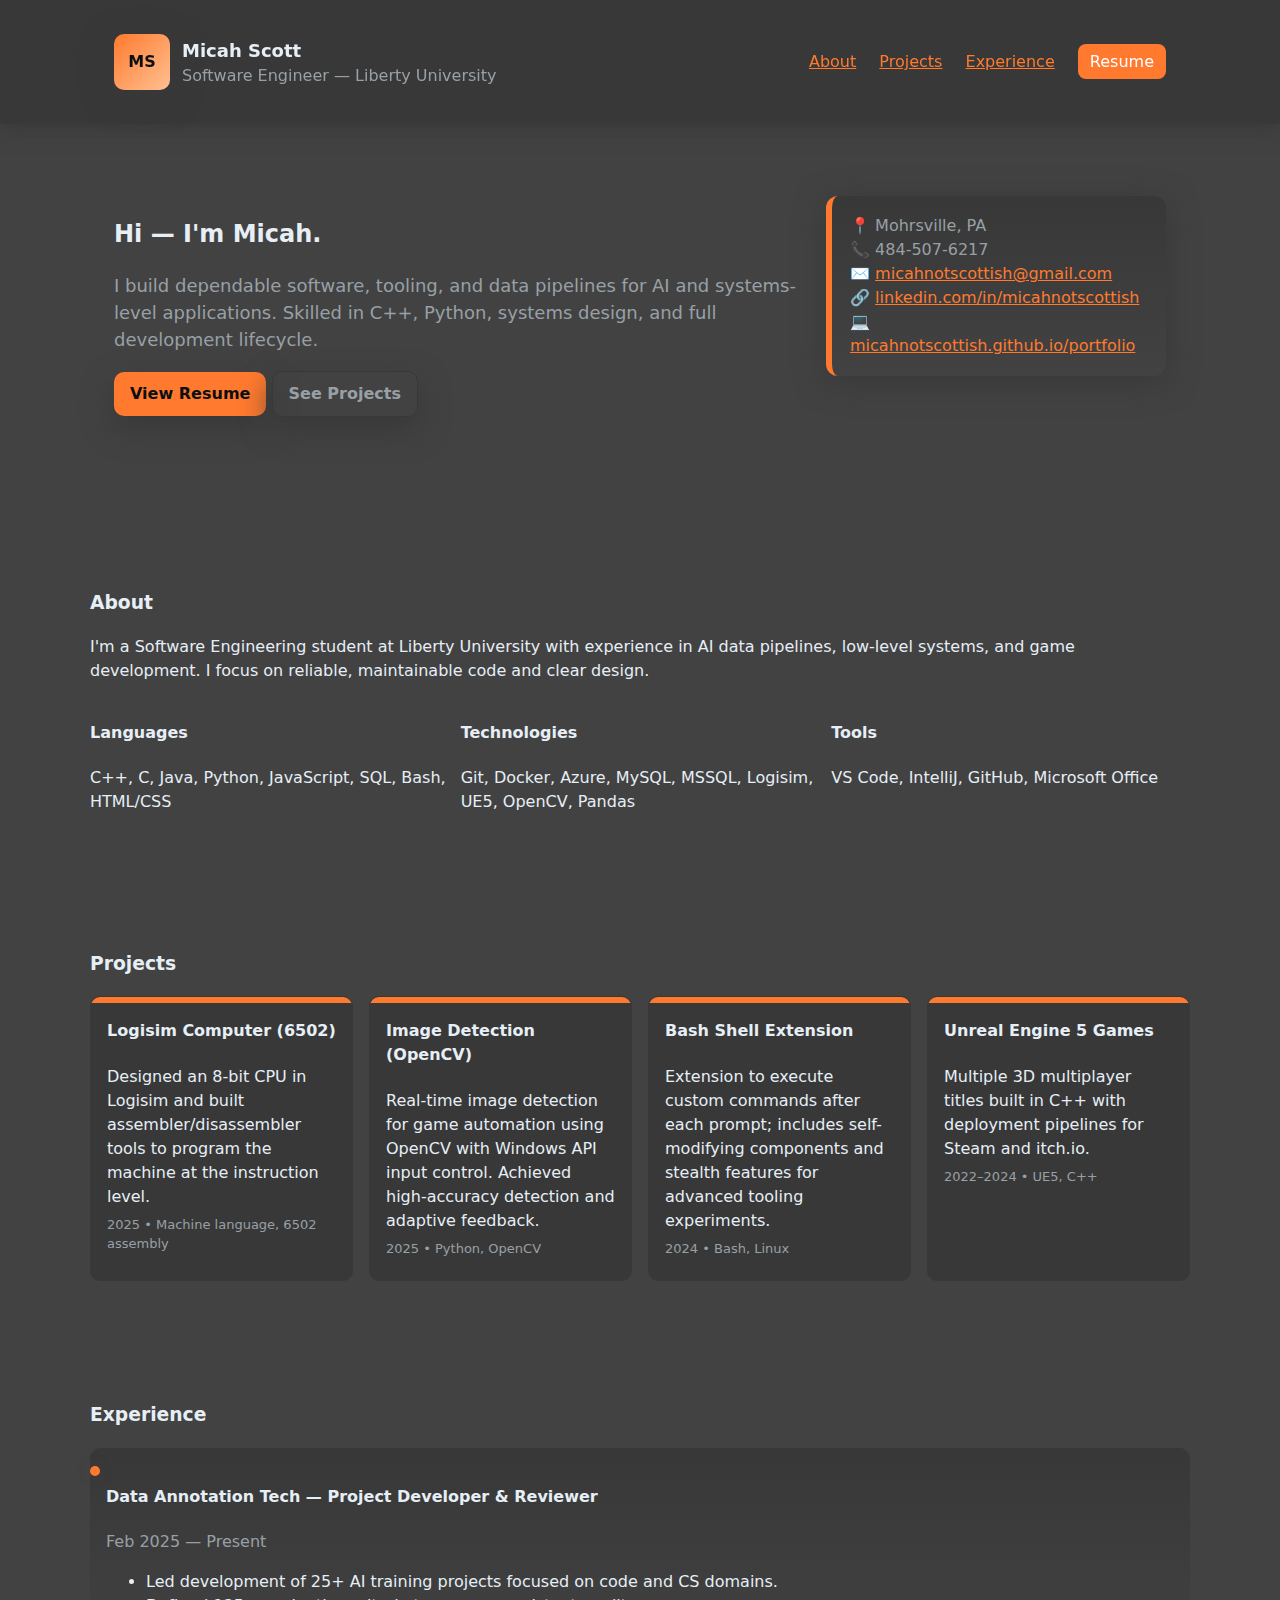
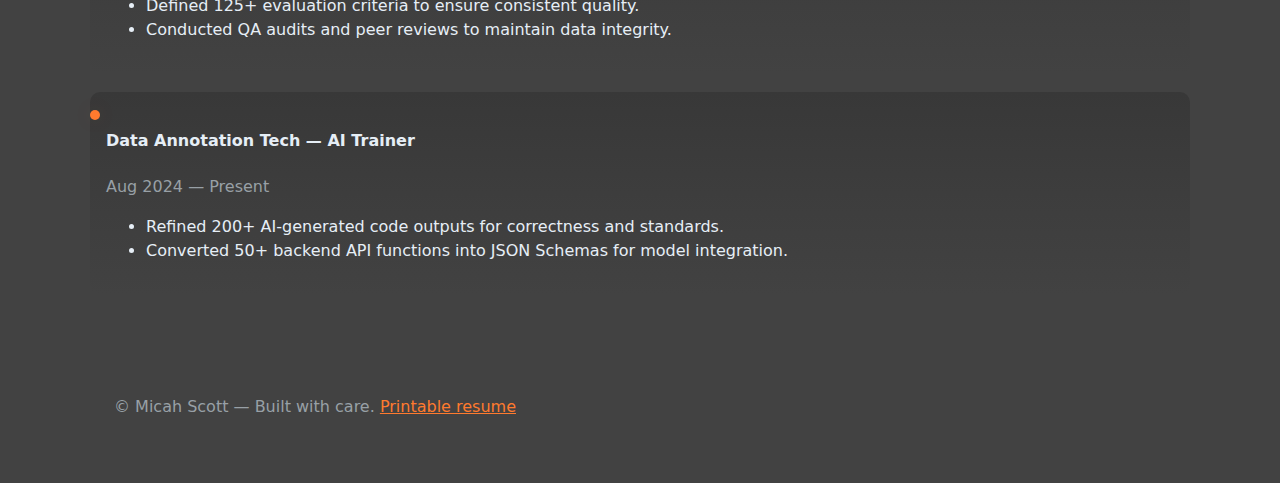
<file: index.html>
<!doctype html>
<html lang="en">
  <head>
    <meta charset="utf-8" />
    <meta name="viewport" content="width=device-width,initial-scale=1" />
    <title>Micah Scott — Software Engineer</title>
    <link rel="stylesheet" href="css/styles.css">
    <link rel="icon" href="data:;base64,iVBORw0KGgo=">
  </head>
  <body>
    <header class="site-header">
      <div class="container header-inner">
        <div class="brand">
          <div class="avatar">MS</div>
          <div>
            <h1>Micah Scott</h1>
            <p class="muted">Software Engineer — Liberty University</p>
          </div>
        </div>
        <nav class="nav">
          <a href="#about">About</a>
          <a href="#projects">Projects</a>
          <a href="#experience">Experience</a>
          <a href="resume.html" class="cta">Resume</a>
        </nav>
      </div>
    </header>

    <main>
      <section class="hero">
        <div class="container">
          <div class="hero-grid">
            <div>
              <h2>Hi — I'm Micah.</h2>
              <p class="lead">I build dependable software, tooling, and data pipelines for AI and systems-level applications. Skilled in C++, Python, systems design, and full development lifecycle.</p>
              <p class="actions">
                <a href="resume.html" class="btn">View Resume</a>
                <a href="#projects" class="btn ghost">See Projects</a>
              </p>
            </div>
            <div class="contact-card">
              <ul class="contact-list">
                <li>📍 Mohrsville, PA</li>
                <li>📞 484-507-6217</li>
                <li>✉️ <a href="mailto:micahnotscottish@gmail.com">micahnotscottish@gmail.com</a></li>
                <li>🔗 <a href="https://linkedin.com/in/micahnotscottish">linkedin.com/in/micahnotscottish</a></li>
                <li>💻 <a href="https://micahnotscottish.github.io/portfolio">micahnotscottish.github.io/portfolio</a></li>
              </ul>
            </div>
          </div>
        </div>
      </section>

      <section id="about" class="container section">
        <h3>About</h3>
        <p>I'm a Software Engineering student at Liberty University with experience in AI data pipelines, low-level systems, and game development. I focus on reliable, maintainable code and clear design.</p>

        <div class="skill-grid">
          <div>
            <h4>Languages</h4>
            <p>C++, C, Java, Python, JavaScript, SQL, Bash, HTML/CSS</p>
          </div>
          <div>
            <h4>Technologies</h4>
            <p>Git, Docker, Azure, MySQL, MSSQL, Logisim, UE5, OpenCV, Pandas</p>
          </div>
          <div>
            <h4>Tools</h4>
            <p>VS Code, IntelliJ, GitHub, Microsoft Office</p>
          </div>
        </div>
      </section>

      <section id="projects" class="container section">
        <h3>Projects</h3>
        <div class="cards">
          <article class="card">
            <h4>Logisim Computer (6502)</h4>
            <p>Designed an 8-bit CPU in Logisim and built assembler/disassembler tools to program the machine at the instruction level.</p>
            <p class="meta">2025 • Machine language, 6502 assembly</p>
          </article>

          <article class="card">
            <h4>Image Detection (OpenCV)</h4>
            <p>Real-time image detection for game automation using OpenCV with Windows API input control. Achieved high-accuracy detection and adaptive feedback.</p>
            <p class="meta">2025 • Python, OpenCV</p>
          </article>

          <article class="card">
            <h4>Bash Shell Extension</h4>
            <p>Extension to execute custom commands after each prompt; includes self-modifying components and stealth features for advanced tooling experiments.</p>
            <p class="meta">2024 • Bash, Linux</p>
          </article>

          <article class="card">
            <h4>Unreal Engine 5 Games</h4>
            <p>Multiple 3D multiplayer titles built in C++ with deployment pipelines for Steam and itch.io.</p>
            <p class="meta">2022–2024 • UE5, C++</p>
          </article>
        </div>
      </section>

      <section id="experience" class="container section">
        <h3>Experience</h3>
        <div class="timeline">
          <div class="timeline-item">
            <h4>Data Annotation Tech — Project Developer & Reviewer</h4>
            <span class="date">Feb 2025 — Present</span>
            <ul>
              <li>Led development of 25+ AI training projects focused on code and CS domains.</li>
              <li>Defined 125+ evaluation criteria to ensure consistent quality.</li>
              <li>Conducted QA audits and peer reviews to maintain data integrity.</li>
            </ul>
          </div>

          <div class="timeline-item">
            <h4>Data Annotation Tech — AI Trainer</h4>
            <span class="date">Aug 2024 — Present</span>
            <ul>
              <li>Refined 200+ AI-generated code outputs for correctness and standards.</li>
              <li>Converted 50+ backend API functions into JSON Schemas for model integration.</li>
            </ul>
          </div>
        </div>
      </section>
    </main>

    <footer class="site-footer">
      <div class="container footer-inner">
        <p>© Micah Scott — Built with care. <a href="resume.html">Printable resume</a></p>
      </div>
    </footer>

    <script src="js/main.js"></script>
  </body>
</html>
</file>
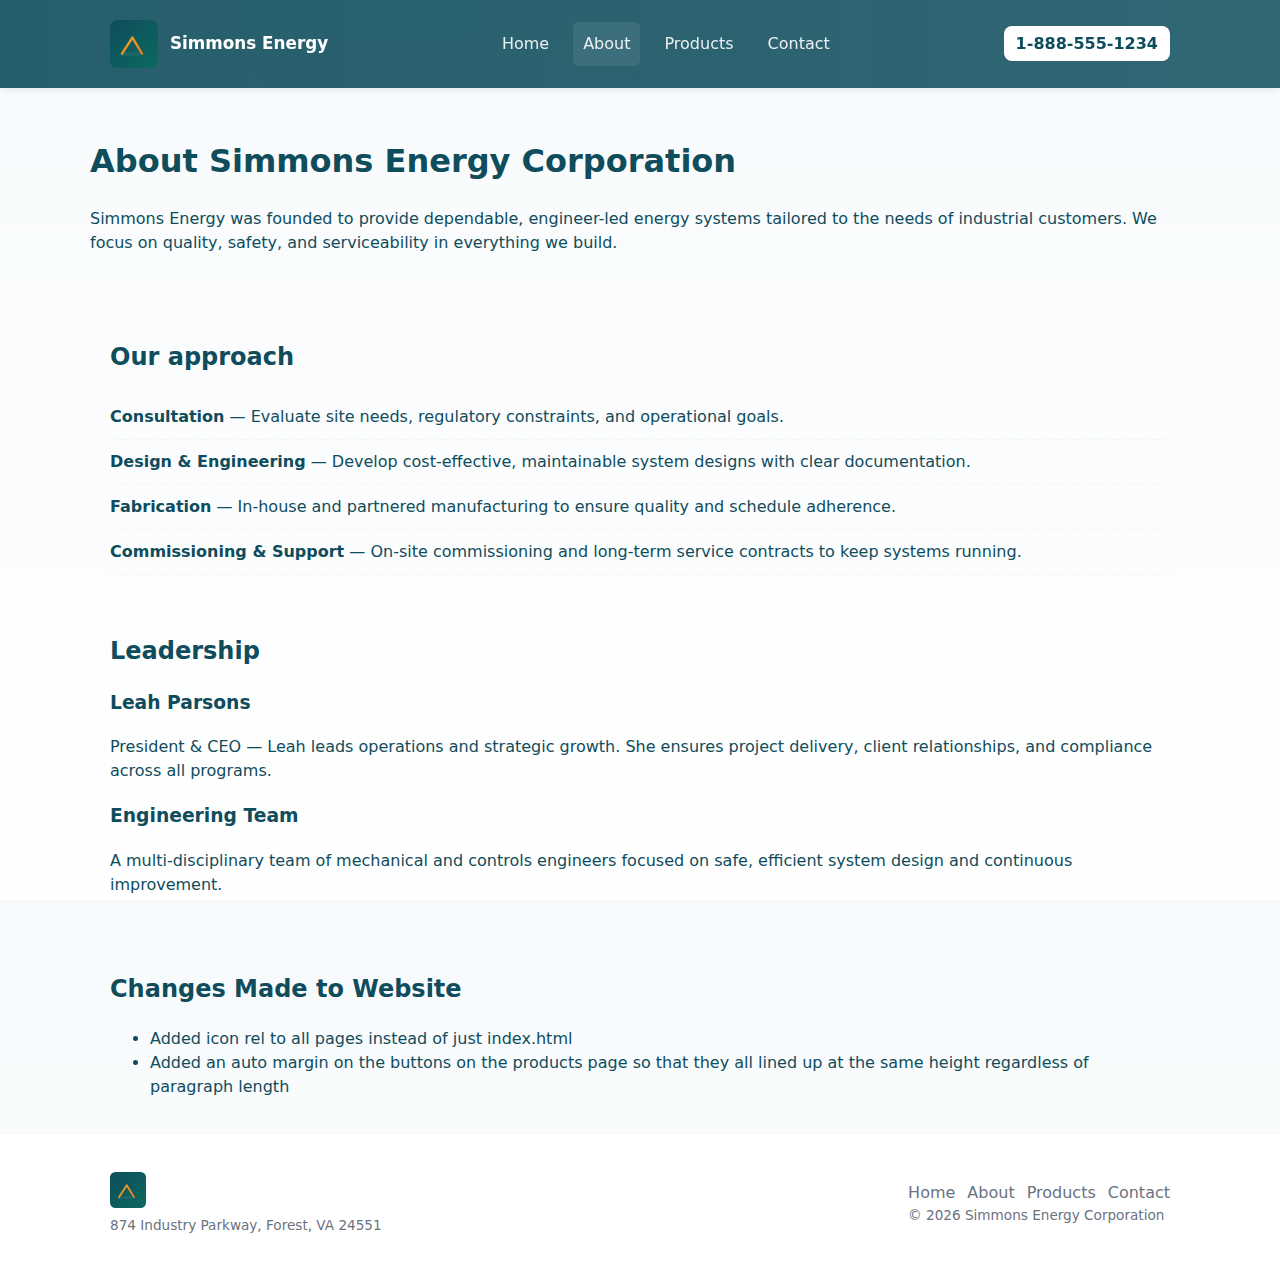
<file: about.html>
<!doctype html>
<html lang="en">
<head>
  <meta charset="utf-8" />
  <meta name="viewport" content="width=device-width,initial-scale=1" />
  <title>About — Simmons Energy Corporation</title>
  <link rel="stylesheet" href="style.css" />
  <link rel="icon" href="logo.svg" type="image/svg+xml" />
</head>
<body>
  <header class="site-header">
    <div class="container header-inner">
      <a class="brand" href="index.html" aria-label="Simmons Energy home">
        <img src="logo.svg" alt="logo" class="logo" />
        <span class="brand-text">Simmons Energy</span>
      </a>
      <nav class="main-nav" aria-label="Primary">
        <a href="index.html" class="nav-link">Home</a>
        <a href="about.html" class="nav-link current">About</a>
        <a href="products.html" class="nav-link">Products</a>
        <a href="contact.html" class="nav-link">Contact</a>
      </nav>
      <div class="header-contact">
        <a href="tel:1-888-555-1234" class="phone">1-888-555-1234</a>
      </div>
    </div>
  </header>

  <main>
    <section class="container page-intro">
      <h1>About Simmons Energy Corporation</h1>
      <p>Simmons Energy was founded to provide dependable, engineer-led energy systems tailored to the needs of industrial customers. We focus on quality, safety, and serviceability in everything we build.</p>
    </section>

    <section class="container timeline">
      <h2>Our approach</h2>
      <ul class="approach-list">
        <li><strong>Consultation</strong> — Evaluate site needs, regulatory constraints, and operational goals.</li>
        <li><strong>Design & Engineering</strong> — Develop cost-effective, maintainable system designs with clear documentation.</li>
        <li><strong>Fabrication</strong> — In-house and partnered manufacturing to ensure quality and schedule adherence.</li>
        <li><strong>Commissioning & Support</strong> — On-site commissioning and long-term service contracts to keep systems running.</li>
      </ul>
    </section>

    <section class="container leadership">
      <h2>Leadership</h2>
      <div class="grid-2">
        <div class="leader-card">
          <h3>Leah Parsons</h3>
          <p>President & CEO — Leah leads operations and strategic growth. She ensures project delivery, client relationships, and compliance across all programs.</p>
        </div>
        <div class="leader-card">
          <h3>Engineering Team</h3>
          <p>A multi-disciplinary team of mechanical and controls engineers focused on safe, efficient system design and continuous improvement.</p>
        </div>
      </div>
    </section>

        <section class="container leadership">
      <h2>Changes Made to Website</h2>
      <div class="grid-2">
        <div class="leader-card">
            <ul>
                <li>Added icon rel to all pages instead of just index.html</li>
                <li>Added an auto margin on the buttons on the products page so that they all lined up at the same height regardless of paragraph length</li>
            </ul>
        </div>
      </div>
    </section>
  </main>

  <footer class="site-footer">
    <div class="container footer-inner">
      <div class="footer-left">
        <img src="logo.svg" alt="" class="footer-logo" />
        <div class="small">874 Industry Parkway, Forest, VA 24551</div>
      </div>
      <div class="footer-right">
        <nav class="footer-nav" aria-label="Footer">
          <a href="index.html">Home</a>
          <a href="about.html">About</a>
          <a href="products.html">Products</a>
          <a href="contact.html">Contact</a>
        </nav>
        <div class="small">© <span id="year2"></span> Simmons Energy Corporation</div>
      </div>
    </div>
  </footer>

  <script>document.getElementById('year2').textContent = new Date().getFullYear();</script>
</body>
</html>
</file>
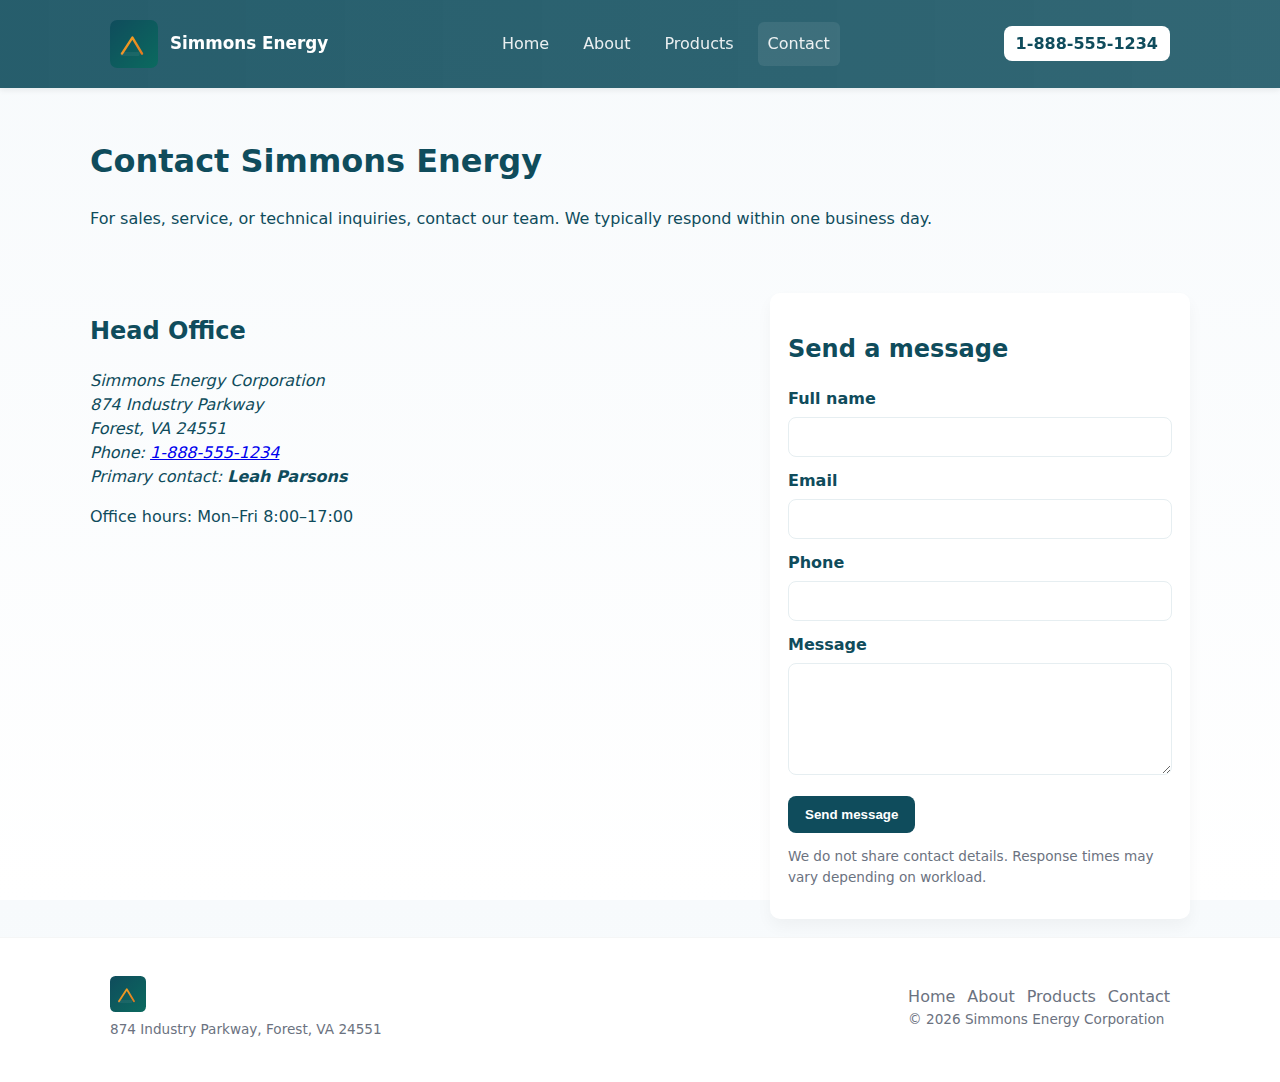
<file: contact.html>
<!doctype html>
<html lang="en">
<head>
  <meta charset="utf-8" />
  <meta name="viewport" content="width=device-width,initial-scale=1" />
  <title>Contact — Simmons Energy Corporation</title>
  <link rel="stylesheet" href="style.css" />
  <link rel="icon" href="logo.svg" type="image/svg+xml" />
</head>
<body>
  <header class="site-header">
    <div class="container header-inner">
      <a class="brand" href="index.html" aria-label="Simmons Energy home">
        <img src="logo.svg" alt="logo" class="logo" />
        <span class="brand-text">Simmons Energy</span>
      </a>
      <nav class="main-nav" aria-label="Primary">
        <a href="index.html" class="nav-link">Home</a>
        <a href="about.html" class="nav-link">About</a>
        <a href="products.html" class="nav-link">Products</a>
        <a href="contact.html" class="nav-link current">Contact</a>
      </nav>
      <div class="header-contact">
        <a href="tel:1-888-555-1234" class="phone">1-888-555-1234</a>
      </div>
    </div>
  </header>

  <main>
    <section class="container page-intro">
      <h1>Contact Simmons Energy</h1>
      <p>For sales, service, or technical inquiries, contact our team. We typically respond within one business day.</p>
    </section>

    <section class="container contact-grid">
      <div>
        <h2>Head Office</h2>
        <address>
          Simmons Energy Corporation<br />
          874 Industry Parkway<br />
          Forest, VA 24551<br />
          Phone: <a href="tel:1-888-555-1234">1-888-555-1234</a><br />
          Primary contact: <strong>Leah Parsons</strong>
        </address>
        <p>Office hours: Mon–Fri 8:00–17:00</p>
      </div>

      <div class="contact-form-card" aria-labelledby="contact-form-title">
        <h2 id="contact-form-title">Send a message</h2>
        <form id="contactForm" action="#" method="post" novalidate>
          <label for="name">Full name</label>
          <input id="name" name="name" type="text" required />

          <label for="email">Email</label>
          <input id="email" name="email" type="email" required />

          <label for="phone">Phone</label>
          <input id="phone" name="phone" type="tel" />

          <label for="message">Message</label>
          <textarea id="message" name="message" rows="5" required></textarea>

          <button type="submit" class="btn primary">Send message</button>
        </form>
        <p class="small">We do not share contact details. Response times may vary depending on workload.</p>
      </div>
    </section>
  </main>

  <footer class="site-footer">
    <div class="container footer-inner">
      <div class="footer-left">
        <img src="logo.svg" alt="" class="footer-logo" />
        <div class="small">874 Industry Parkway, Forest, VA 24551</div>
      </div>
      <div class="footer-right">
        <nav class="footer-nav" aria-label="Footer">
          <a href="index.html">Home</a>
          <a href="about.html">About</a>
          <a href="products.html">Products</a>
          <a href="contact.html">Contact</a>
        </nav>
        <div class="small">© <span id="year4"></span> Simmons Energy Corporation</div>
      </div>
    </div>
  </footer>

  <script>
    document.getElementById('year4').textContent = new Date().getFullYear();
    // Basic client-side validation + UX: show simple success message (no backend)
    const form = document.getElementById('contactForm');
    form.addEventListener('submit', (e) => {
      e.preventDefault();
      const btn = form.querySelector('button[type="submit"]');
      btn.disabled = true;
      btn.textContent = 'Sending...';
      setTimeout(() => {
        btn.textContent = 'Sent';
        form.reset();
      }, 800);
    });
  </script>
</body>
</html>
</file>
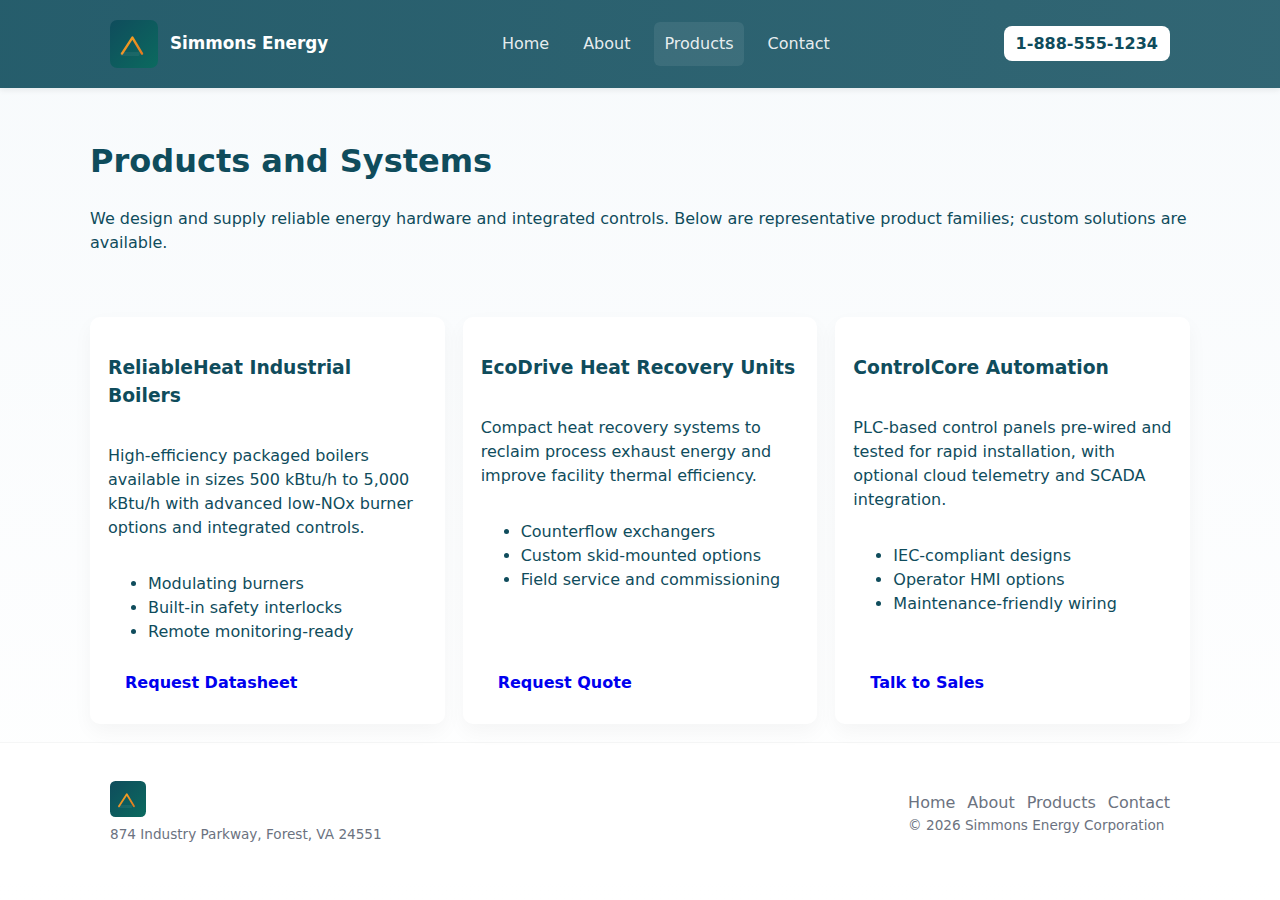
<file: products.html>
<!doctype html>
<html lang="en">
<head>
  <meta charset="utf-8" />
  <meta name="viewport" content="width=device-width,initial-scale=1" />
  <title>Products — Simmons Energy Corporation</title>
  <link rel="stylesheet" href="style.css" />
  <link rel="icon" href="logo.svg" type="image/svg+xml" />
</head>
<body>
  <header class="site-header">
    <div class="container header-inner">
      <a class="brand" href="index.html" aria-label="Simmons Energy home">
        <img src="logo.svg" alt="logo" class="logo" />
        <span class="brand-text">Simmons Energy</span>
      </a>
      <nav class="main-nav" aria-label="Primary">
        <a href="index.html" class="nav-link">Home</a>
        <a href="about.html" class="nav-link">About</a>
        <a href="products.html" class="nav-link current">Products</a>
        <a href="contact.html" class="nav-link">Contact</a>
      </nav>
      <div class="header-contact">
        <a href="tel:1-888-555-1234" class="phone">1-888-555-1234</a>
      </div>
    </div>
  </header>

  <main>
    <section class="container page-intro">
      <h1>Products and Systems</h1>
      <p>We design and supply reliable energy hardware and integrated controls. Below are representative product families; custom solutions are available.</p>
    </section>

    <section class="container product-grid">
      <article class="product-card">
        <h3>ReliableHeat Industrial Boilers</h3>
        <p>High-efficiency packaged boilers available in sizes 500 kBtu/h to 5,000 kBtu/h with advanced low-NOx burner options and integrated controls.</p>
        <ul>
          <li>Modulating burners</li>
          <li>Built-in safety interlocks</li>
          <li>Remote monitoring-ready</li>
        </ul>
        <a class="btn" href="contact.html">Request Datasheet</a>
      </article>

      <article class="product-card">
        <h3>EcoDrive Heat Recovery Units</h3>
        <p>Compact heat recovery systems to reclaim process exhaust energy and improve facility thermal efficiency.</p>
        <ul>
          <li>Counterflow exchangers</li>
          <li>Custom skid-mounted options</li>
          <li>Field service and commissioning</li>
        </ul>
        <a class="btn" href="contact.html">Request Quote</a>
      </article>

      <article class="product-card">
        <h3>ControlCore Automation</h3>
        <p> PLC-based control panels pre-wired and tested for rapid installation, with optional cloud telemetry and SCADA integration.</p>
        <ul>
          <li>IEC-compliant designs</li>
          <li>Operator HMI options</li>
          <li>Maintenance-friendly wiring</li>
        </ul>
        <a class="btn" href="contact.html">Talk to Sales</a>
      </article>
    </section>
  </main>

  <footer class="site-footer">
    <div class="container footer-inner">
      <div class="footer-left">
        <img src="logo.svg" alt="" class="footer-logo" />
        <div class="small">874 Industry Parkway, Forest, VA 24551</div>
      </div>
      <div class="footer-right">
        <nav class="footer-nav" aria-label="Footer">
          <a href="index.html">Home</a>
          <a href="about.html">About</a>
          <a href="products.html">Products</a>
          <a href="contact.html">Contact</a>
        </nav>
        <div class="small">© <span id="year3"></span> Simmons Energy Corporation</div>
      </div>
    </div>
  </footer>

  <script>document.getElementById('year3').textContent = new Date().getFullYear();</script>
</body>
</html>
</file>
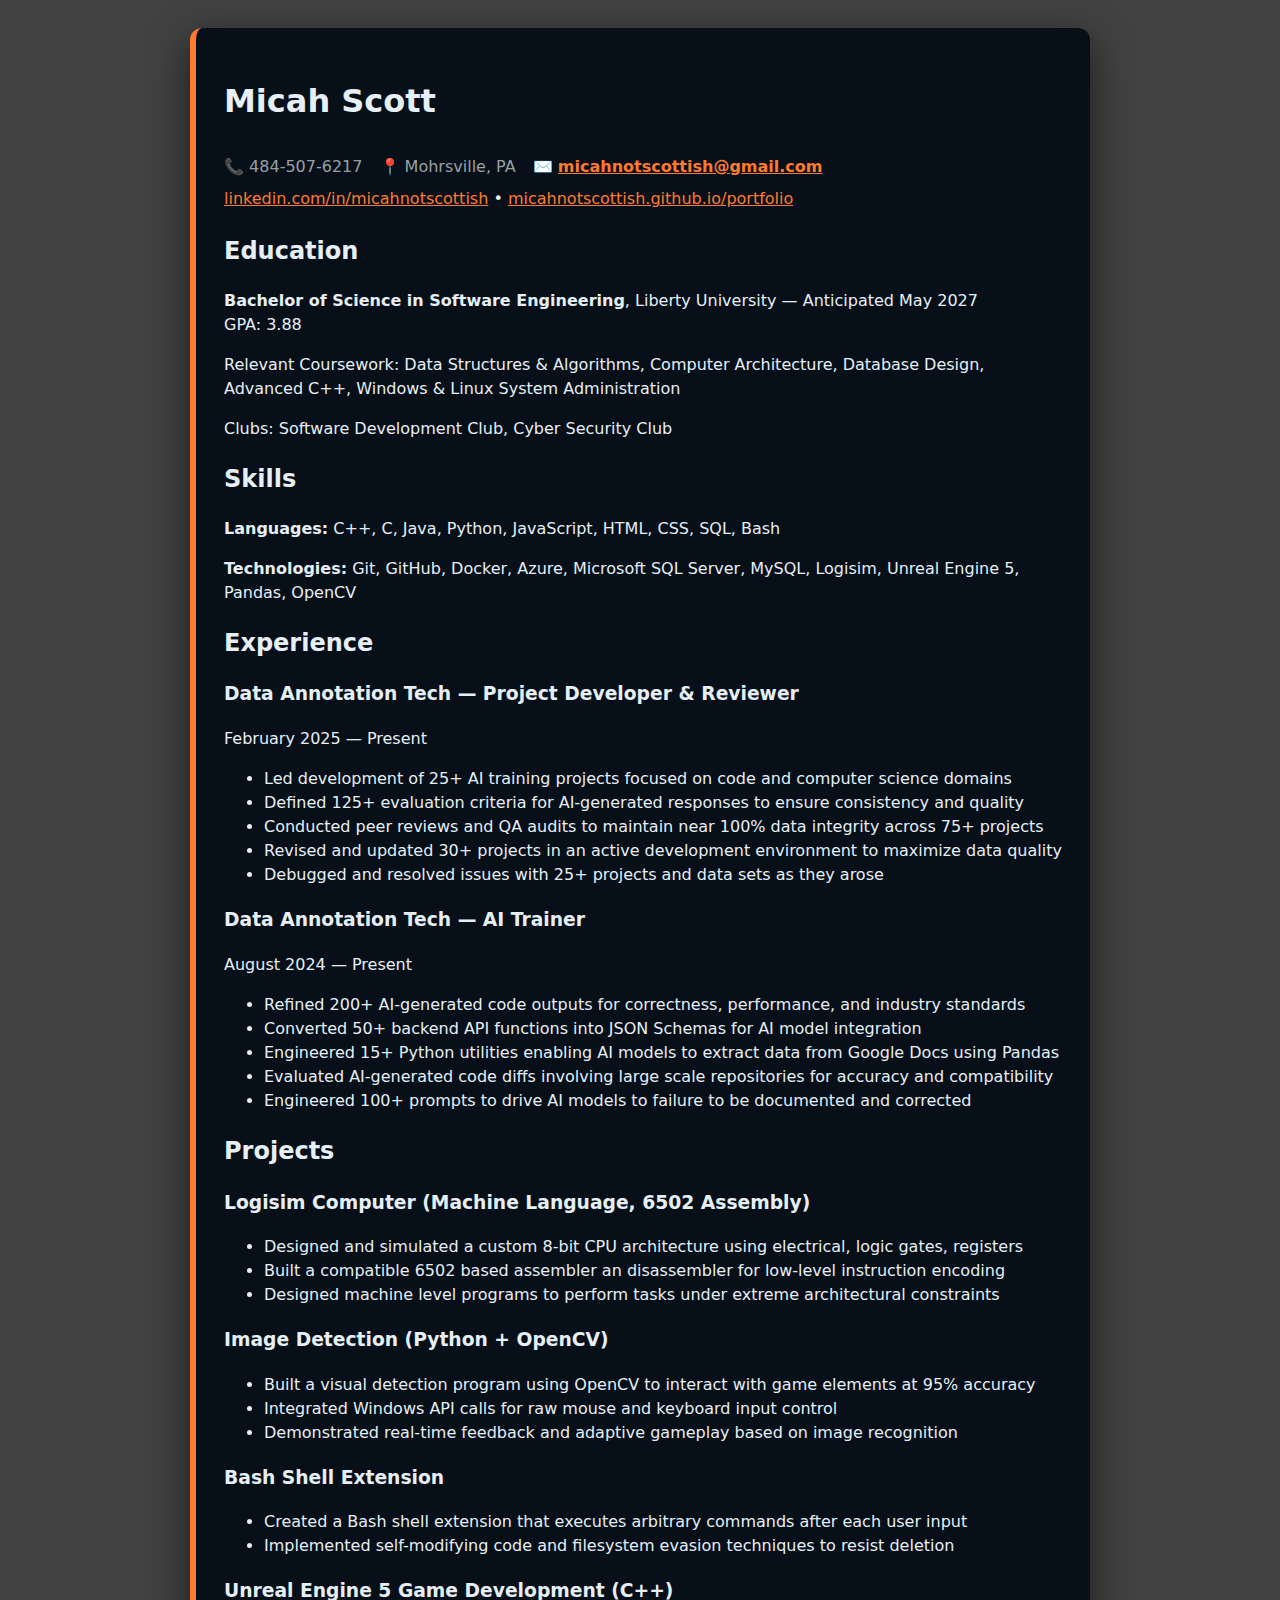
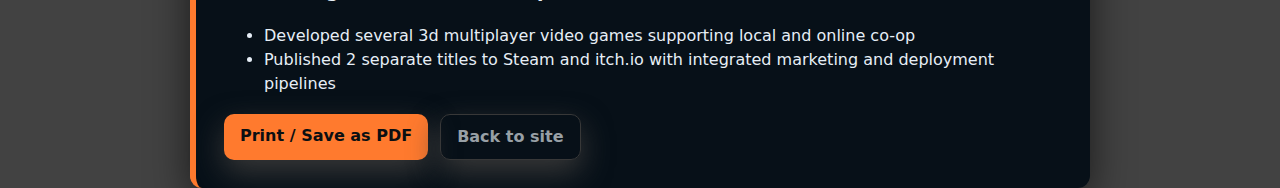
<file: resume.html>
<!doctype html>
<html lang="en">
  <head>
    <meta charset="utf-8" />
    <meta name="viewport" content="width=device-width,initial-scale=1" />
    <title>Micah Scott — Resume</title>
    <link rel="stylesheet" href="css/styles.css">
  </head>
  <body class="resume">
    <div class="container resume-sheet">
      <header class="resume-header">
        <h1>Micah Scott</h1>
        <div class="contact-inline">
          <span>📞 484-507-6217</span>
          <span>📍 Mohrsville, PA</span>
          <span>✉️ <a href="mailto:micahnotscottish@gmail.com">micahnotscottish@gmail.com</a></span>
        </div>
        <div class="links-inline">
          <a href="https://linkedin.com/in/micahnotscottish">linkedin.com/in/micahnotscottish</a> • <a href="https://micahnotscottish.github.io/portfolio">micahnotscottish.github.io/portfolio</a>
        </div>
      </header>

      <section>
        <h2>Education</h2>
        <p><strong>Bachelor of Science in Software Engineering</strong>, Liberty University — Anticipated May 2027<br>
        GPA: 3.88</p>
        <p>Relevant Coursework: Data Structures & Algorithms, Computer Architecture, Database Design, Advanced C++, Windows & Linux System Administration</p>
        <p>Clubs: Software Development Club, Cyber Security Club</p>
      </section>

      <section>
        <h2>Skills</h2>
        <p><strong>Languages:</strong> C++, C, Java, Python, JavaScript, HTML, CSS, SQL, Bash</p>
        <p><strong>Technologies:</strong> Git, GitHub, Docker, Azure, Microsoft SQL Server, MySQL, Logisim, Unreal Engine 5, Pandas, OpenCV</p>
      </section>

      <section>
        <h2>Experience</h2>
        <h3>Data Annotation Tech — Project Developer & Reviewer</h3>
        <span class="date">February 2025 — Present</span>
        <ul>
          <li>Led development of 25+ AI training projects focused on code and computer science domains</li>
          <li>Defined 125+ evaluation criteria for AI-generated responses to ensure consistency and quality</li>
          <li>Conducted peer reviews and QA audits to maintain near 100% data integrity across 75+ projects</li>
          <li>Revised and updated 30+ projects in an active development environment to maximize data quality</li>
          <li>Debugged and resolved issues with 25+ projects and data sets as they arose</li>
        </ul>

        <h3>Data Annotation Tech — AI Trainer</h3>
        <span class="date">August 2024 — Present</span>
        <ul>
          <li>Refined 200+ AI-generated code outputs for correctness, performance, and industry standards</li>
          <li>Converted 50+ backend API functions into JSON Schemas for AI model integration</li>
          <li>Engineered 15+ Python utilities enabling AI models to extract data from Google Docs using Pandas</li>
          <li>Evaluated AI-generated code diffs involving large scale repositories for accuracy and compatibility</li>
          <li>Engineered 100+ prompts to drive AI models to failure to be documented and corrected</li>
        </ul>
      </section>

      <section>
        <h2>Projects</h2>
        <h3>Logisim Computer (Machine Language, 6502 Assembly)</h3>
        <ul>
          <li>Designed and simulated a custom 8-bit CPU architecture using electrical, logic gates, registers</li>
          <li>Built a compatible 6502 based assembler an disassembler for low-level instruction encoding</li>
          <li>Designed machine level programs to perform tasks under extreme architectural constraints</li>
        </ul>

        <h3>Image Detection (Python + OpenCV)</h3>
        <ul>
          <li>Built a visual detection program using OpenCV to interact with game elements at 95% accuracy</li>
          <li>Integrated Windows API calls for raw mouse and keyboard input control</li>
          <li>Demonstrated real-time feedback and adaptive gameplay based on image recognition</li>
        </ul>

        <h3>Bash Shell Extension</h3>
        <ul>
          <li>Created a Bash shell extension that executes arbitrary commands after each user input</li>
          <li>Implemented self-modifying code and filesystem evasion techniques to resist deletion</li>
        </ul>

        <h3>Unreal Engine 5 Game Development (C++)</h3>
        <ul>
          <li>Developed several 3d multiplayer video games supporting local and online co-op</li>
          <li>Published 2 separate titles to Steam and itch.io with integrated marketing and deployment pipelines</li>
        </ul>
      </section>

      <footer class="print-actions">
        <a href="#" onclick="window.print();return false;" class="btn">Print / Save as PDF</a>
        <a href="index.html" class="btn ghost">Back to site</a>
      </footer>
    </div>
  </body>
</html>
</file>
<file: css/styles.css>
:root{
  --bg:#424242; /* near-black */
  --panel:#383838; /* deep panel */
  --muted:#98a0a6; /* soft gray for text */
  --accent:#ff7a2e; /* darker, richer orange */
  --accent-2:#ff7a2e; /* same orange for consistency */
  --glass: rgb(255, 0, 0);
  --max-width:1100px;
  --radius:12px;
  --mono: 'Segoe UI Mono', 'Courier New', monospace;
  --text:#e6eef6;
}
*{box-sizing:border-box}
html,body{height:100%}
.body-normal{background:var(--bg)}
.body-normal{background:var(--bg)}
body{margin:0;font-family:Inter,Segoe UI,system-ui,Segoe UI Emoji,Arial;background:var(--bg);color:var(--text);line-height:1.5}
.container{max-width:var(--max-width);margin:0 auto;padding:24px}

/* improve section separation */
.section{border-top:1px solid rgba(16,24,32,0.04);padding-top:28px;margin-top:28px}

/* Header */
.site-header{background: var(--panel); position:sticky;top:0;z-index:80;backdrop-filter:blur(6px);-webkit-backdrop-filter:blur(6px);box-shadow:0 4px 18px  var(--panel);padding:10px 0}
.header-inner{display:flex;align-items:center;justify-content:space-between;gap:12px}
.brand{display:flex;gap:12px;align-items:center}
.avatar{width:56px;height:56px;border-radius:10px;background:linear-gradient(135deg,var(--accent),#ffc092);display:flex;align-items:center;justify-content:center;font-weight:700;color:#0b0f12;box-shadow:0 8px 30px  var(--panel)}
.brand h1{margin:0;font-size:18px}
.muted{color:var(--muted);margin:0}
.nav a{color:var(--muted);text-decoration:none;margin-left:18px}
.nav .cta{background:var(--accent);color:#fff;padding:8px 12px;border-radius:8px;text-decoration:none;margin-left:18px}

/* Hero */
.hero{padding:48px 0}
.hero-grid{display:grid;grid-template-columns:1fr 340px;gap:28px;align-items:start}
.lead{color:var(--muted);font-size:18px}
.contact-card{background:linear-gradient(180deg, var(--panel), transparent);padding:18px;border-radius:12px;border-left:6px solid var(--accent);box-shadow:0 6px 30px var(--panel)}
.contact-list{list-style:none;padding:0;margin:0;color:var(--muted)}
.contact-list a{color:var(--accent);text-decoration:none}
/* copy buttons (phone/email) should appear like links and use accent color */
.contact-list button.copy{background:transparent;border:none;padding:0;color:var(--accent);font:inherit;cursor:pointer;text-decoration:underline}
.contact-list button.copy:hover{filter:brightness(1.06)}
.btn{background:var(--accent);color:#0b0f12;display:inline-block;padding:10px 16px;border-radius:10px;text-decoration:none;font-weight:700;box-shadow:0 12px 30px  var(--panel)}
.btn.ghost{background:transparent;border:1px solid  var(--panel);color:var(--muted)}

/* highlight pill */
.pill{display:inline-block;background:linear-gradient(90deg,var(--accent),var(--accent-2));color:#0b0f12;padding:6px 10px;border-radius:999px;font-weight:700;font-size:13px}

/* card stripe */
.card{position:relative;overflow:hidden;transition:transform .28s ease,box-shadow .28s ease}
.card:before{content:'';position:absolute;left:0;top:0;height:6px;width:100%;background:linear-gradient(90deg,var(--accent),var(--accent-2));display:block}
.card:hover{transform:translateY(-6px);box-shadow:0 22px 48px  var(--panel)}
.actions{margin-top:18px}

/* Sections */
.section{padding:36px 0}
.skill-grid{display:grid;grid-template-columns:repeat(3,1fr);gap:12px;margin-top:12px}
.cards{display:grid;grid-template-columns:repeat(auto-fit,minmax(240px,1fr));gap:16px;margin-top:12px}
.card{background:linear-gradient(180deg,  var(--panel), var(--panel));padding:16px;border-radius:10px;border:1px solid var(--panel)}
.meta{color:var(--muted);font-size:13px}
.card h4{margin-top:6px}
.card p{margin:6px 0}
html{scroll-padding-top:92px}

.project-detail h4{
  grid-column:1 / -1;
  margin:0 0 10px 0;
  font-size:1.05rem;
}
/* editable job summary under each experience item */
.job-summary{margin-top:12px;padding:12px;border-radius:8px;background:linear-gradient(180deg, var(--panel),transparent);border:1px solid  var(--panel);color:var(--text)}
.job-summary[contenteditable="true"]{outline:none;box-shadow:inset 0 0 0 1px  var(--panel)}

/* placeholder styling for empty editable summaries */
.job-summary:empty:before{content:attr(data-placeholder);color:rgba(255,255,255,0.28);font-style:italic}

.project-detail h4{
  grid-column:1 / -1;
  margin:0 0 10px 0;
  font-size:1.05rem;
}
/* project bullets */
.proj-bullets{
  margin:8px 0 0 0;
  padding:0 0 0 18px;
  list-style:disc;
  color:var(--text);
}

.proj-bullets::marker{color:var(--text)}
.project-form{display:grid;grid-template-columns:1fr 320px;gap:16px;margin-top:12px}
.project-form .controls{display:flex;flex-direction:column;gap:8px}
.project-previews{display:grid;grid-template-columns:repeat(auto-fit,minmax(260px,1fr));gap:12px;margin-top:12px}
.project-card{background:linear-gradient(180deg,#071018,#081520);padding:12px;border-radius:10px;border:1px solid  var(--panel)}

/* projects page: distinct sections */
.project-detail{margin-top:20px;padding:18px;border-radius:12px;background:linear-gradient(180deg,#061016,#07141b);border:1px solid  var(--panel);display:grid;grid-template-columns:2fr 1fr;gap:18px;align-items:start}
.project-detail + .project-detail{margin-top:28px}
.project-detail h4{grid-column:1/-1;margin:0 0 10px 0}
.project-detail h4{margin-top:0}
.project-detail .project-media{align-self:start}
.project-media video{display:block;width:100%;height:auto;border-radius:6px}
.project-left{gap:14px}

/* main projects heading */
.projects-main-title{font-size:34px;margin-bottom:6px;color:var(--accent)}
.projects-intro{color:var(--muted);margin-bottom:12px}

/* ensure all ordinary anchors (not buttons/CTA) use the accent consistently */
a:not(.btn):not(.cta){color:var(--accent);text-decoration:underline}
a:not(.btn):not(.cta):hover{filter:brightness(1.08)}

/* timeline marker */
.timeline-item{position:relative;padding-left:18px}
.timeline-item:after{content:'';position:absolute;left:0;top:18px;width:10px;height:10px;border-radius:50%;background:var(--accent);box-shadow:0 0 22px rgba(255,107,0,0.12)}

/* meta pill in cards */
.meta-pill{display:inline-block;background: var(--panel);color:var(--muted);padding:6px 8px;border-radius:999px;font-size:12px;margin-top:8px}

/* Timeline */
.timeline{display:flex;flex-direction:column;gap:18px}
.timeline-item{background:linear-gradient(180deg, var(--panel),transparent);padding:16px;border-radius:10px}
.timeline-item .date{display:block;color:var(--muted);margin-top:6px}

/* Footer */
.site-footer{padding:24px 0;color:var(--muted)}

/* Resume specific */
.resume .resume-sheet{background:linear-gradient(180deg,#071018,#071018);padding:28px;border-radius:12px;color:var(--text);border-left:6px solid var(--accent);box-shadow:0 12px 40px rgba(0,0,0,0.6)}
.resume-header{margin-bottom:22px}
.contact-inline .contact-text{color:var(--accent)}
.pdf-controls{margin-top:28px;display:flex;gap:10px}
.pdf-wrap .muted a{color:var(--accent)}
.resume-header{display:flex;flex-direction:column;gap:8px}
.contact-inline span{margin-right:12px;color:var(--muted)}
.links-inline a{color:var(--accent)}
.print-actions{display:flex;gap:12px;margin-top:18px}

/* footer link styling */
.footer-inner a{color:var(--accent);text-decoration:underline}

/* make sure resume email link gets accent */
.contact-inline a{color:var(--accent)}
.resume .contact-inline a{color:var(--accent);font-weight:600}

/* icons */
.icon{display:inline-flex;gap:8px;align-items:center;color:var(--muted)}
.icon svg{fill:var(--muted)}

/* reveal animations */
.reveal{opacity:0;transform:translateY(10px);transition:all 520ms cubic-bezier(.2,.9,.2,1)}
.reveal.visible{opacity:1;transform:none}

/* toast */
.toast-wrap{position:fixed;right:20px;bottom:20px;z-index:80}
.toast{background:#121416;color:#fff;padding:10px 14px;border-radius:8px;box-shadow:0 16px 40px rgba(0,0,0,0.6);margin-top:10px}

/* PDF viewer */
.pdf-section{margin-bottom:18px}
.pdf-controls{display:flex;gap:10px;align-items:center;margin-bottom:12px}
.pdf-wrap{background:var(--panel);padding:12px;border-radius:8px;border:1px solid rgba(16,24,32,0.06);box-shadow:0 6px 18px rgba(16,24,32,0.04);overflow:hidden}
.pdf-wrap embed{border-radius:6px;display:block}
.resume-sheet{max-width:900px;margin:28px auto}
.pdf-controls .btn{padding:8px 12px}

@media (max-width:900px){
  .hero-grid{grid-template-columns:1fr}
  .skill-grid{grid-template-columns:1fr}
  .header-inner{flex-direction:column;align-items:flex-start;gap:12px}
  .pdf-wrap embed{height:480px}
}
</file>
<file: style.css>
:root{
  --brand-1:#0f4c5c; /* deep teal */
  --brand-2:#f6a623; /* warm accent */
  --muted:#6b7280;
  --bg:#f7fafc;
  --card:#ffffff;
  --radius:10px;
  --max-width:1100px;
  --container-padding:20px;
  font-family:Inter, system-ui, -apple-system, "Segoe UI", Roboto, "Helvetica Neue", Arial;
  color: #0b1720;
  line-height:1.5;
}

*{box-sizing:border-box}
html,body{height:100%}
body{
  margin:0;
  background:linear-gradient(180deg,var(--bg),#ffffff);
  -webkit-font-smoothing:antialiased;
  -moz-osx-font-smoothing:grayscale;
  color:var(--brand-1);
}

.container{
  max-width:var(--max-width);
  margin:0 auto;
  padding:var(--container-padding);
}

/* Header */
.site-header{
  background:linear-gradient(90deg, rgba(15,76,92,0.9), rgba(15,76,92,0.85));
  color:#fff;
  position:sticky;
  top:0;
  z-index:20;
  box-shadow:0 2px 6px rgba(10,20,25,0.08);
}
.header-inner{
  display:flex;
  align-items:center;
  gap:16px;
  justify-content:space-between;
}
.brand{display:flex;align-items:center;text-decoration:none;color:inherit;gap:12px}
.logo{width:48px;height:auto;display:block}
.brand-text{font-weight:700;font-size:1.05rem}
.main-nav{display:flex;gap:14px}
.nav-link{color:rgba(255,255,255,0.9);text-decoration:none;padding:10px;border-radius:6px}
.nav-link.current, .nav-link:hover{background:rgba(255,255,255,0.08)}
.header-contact .phone{color:var(--brand-2);background:#fff;padding:8px 12px;border-radius:8px;text-decoration:none;font-weight:600;color:var(--brand-1)}

/* Hero */
.hero{
  padding:48px 0;
  background:linear-gradient(180deg, rgba(15,76,92,0.06), transparent);
}
.hero-inner{display:flex;flex-direction:column;gap:18px;text-align:left}
.hero h1{font-size:2rem;margin:0;color:var(--brand-1)}
.hero p{max-width:60ch;color:var(--muted);margin:0}
.cta-row{display:flex;gap:12px;margin-top:8px}
.btn{display:inline-block;padding:10px 16px;border-radius:8px;text-decoration:none;border:1px solid transparent;font-weight:600}
.btn.primary{background:var(--brand-1);color:#fff}
.btn.ghost{background:transparent;border:1px solid rgba(11,23,32,0.08);color:var(--brand-1)}
.btn:hover{opacity:0.95}

/* Highlights and cards */
.highlights{padding:18px 0}
.grid-3{display:grid;grid-template-columns:repeat(auto-fit,minmax(220px,1fr));gap:16px}
.card{background:var(--card);padding:18px;border-radius:var(--radius);box-shadow:0 6px 18px rgba(11,23,32,0.04)}
.card h3{margin-top:0;color:var(--brand-1)}
.about-preview{padding:28px 0}
.about-grid{display:grid;grid-template-columns:1fr 320px;gap:18px}
.contact-card{background:linear-gradient(180deg,#fff,#fbfbfd);padding:18px;border-radius:10px;border:1px solid rgba(11,23,32,0.04)}
.small{font-size:0.85rem;color:var(--muted)}

/* Page content */
.page-intro{padding:28px 0}
.timeline, .leadership{padding-bottom:18px}
.approach-list{list-style:none;padding:0;margin:0}
.approach-list li{padding:10px 0;border-bottom:1px dashed rgba(11,23,32,0.04)}

/* Products */
.product-grid{display:grid;grid-template-columns:repeat(auto-fit,minmax(260px,1fr));gap:18px;padding:18px 0}
.product-card{background:var(--card);padding:18px;border-radius:var(--radius);box-shadow:0 8px 20px rgba(11,23,32,0.04);display: flex;flex-direction: column;}
.product-card .btn{margin-top: auto;}

/* Contact */
.contact-grid{display:grid;grid-template-columns:1fr 420px;gap:18px;padding:18px 0}
.contact-form-card{background:var(--card);padding:18px;border-radius:var(--radius);box-shadow:0 8px 16px rgba(11,23,32,0.04)}
label{display:block;margin-top:12px;font-weight:600;color:var(--brand-1)}
input[type="text"], input[type="email"], input[type="tel"], textarea{
  width:100%;padding:10px;border-radius:8px;border:1px solid #e6eef1;margin-top:6px;font-size:1rem
}
button[type="submit"]{margin-top:14px}

/* Footer */
.site-footer{border-top:1px solid rgba(11,23,32,0.04);background:#fff;padding:18px 0}
.footer-inner{display:flex;align-items:center;justify-content:space-between;gap:16px}
.footer-logo{width:36px}
.footer-nav{display:flex;gap:12px}
.footer-nav a{color:var(--muted);text-decoration:none}

/* Responsive */
@media (max-width:880px){
  .header-inner{flex-wrap:wrap}
  .about-grid, .contact-grid{grid-template-columns:1fr}
  .footer-inner{flex-direction:column;align-items:flex-start}
}
</file>
